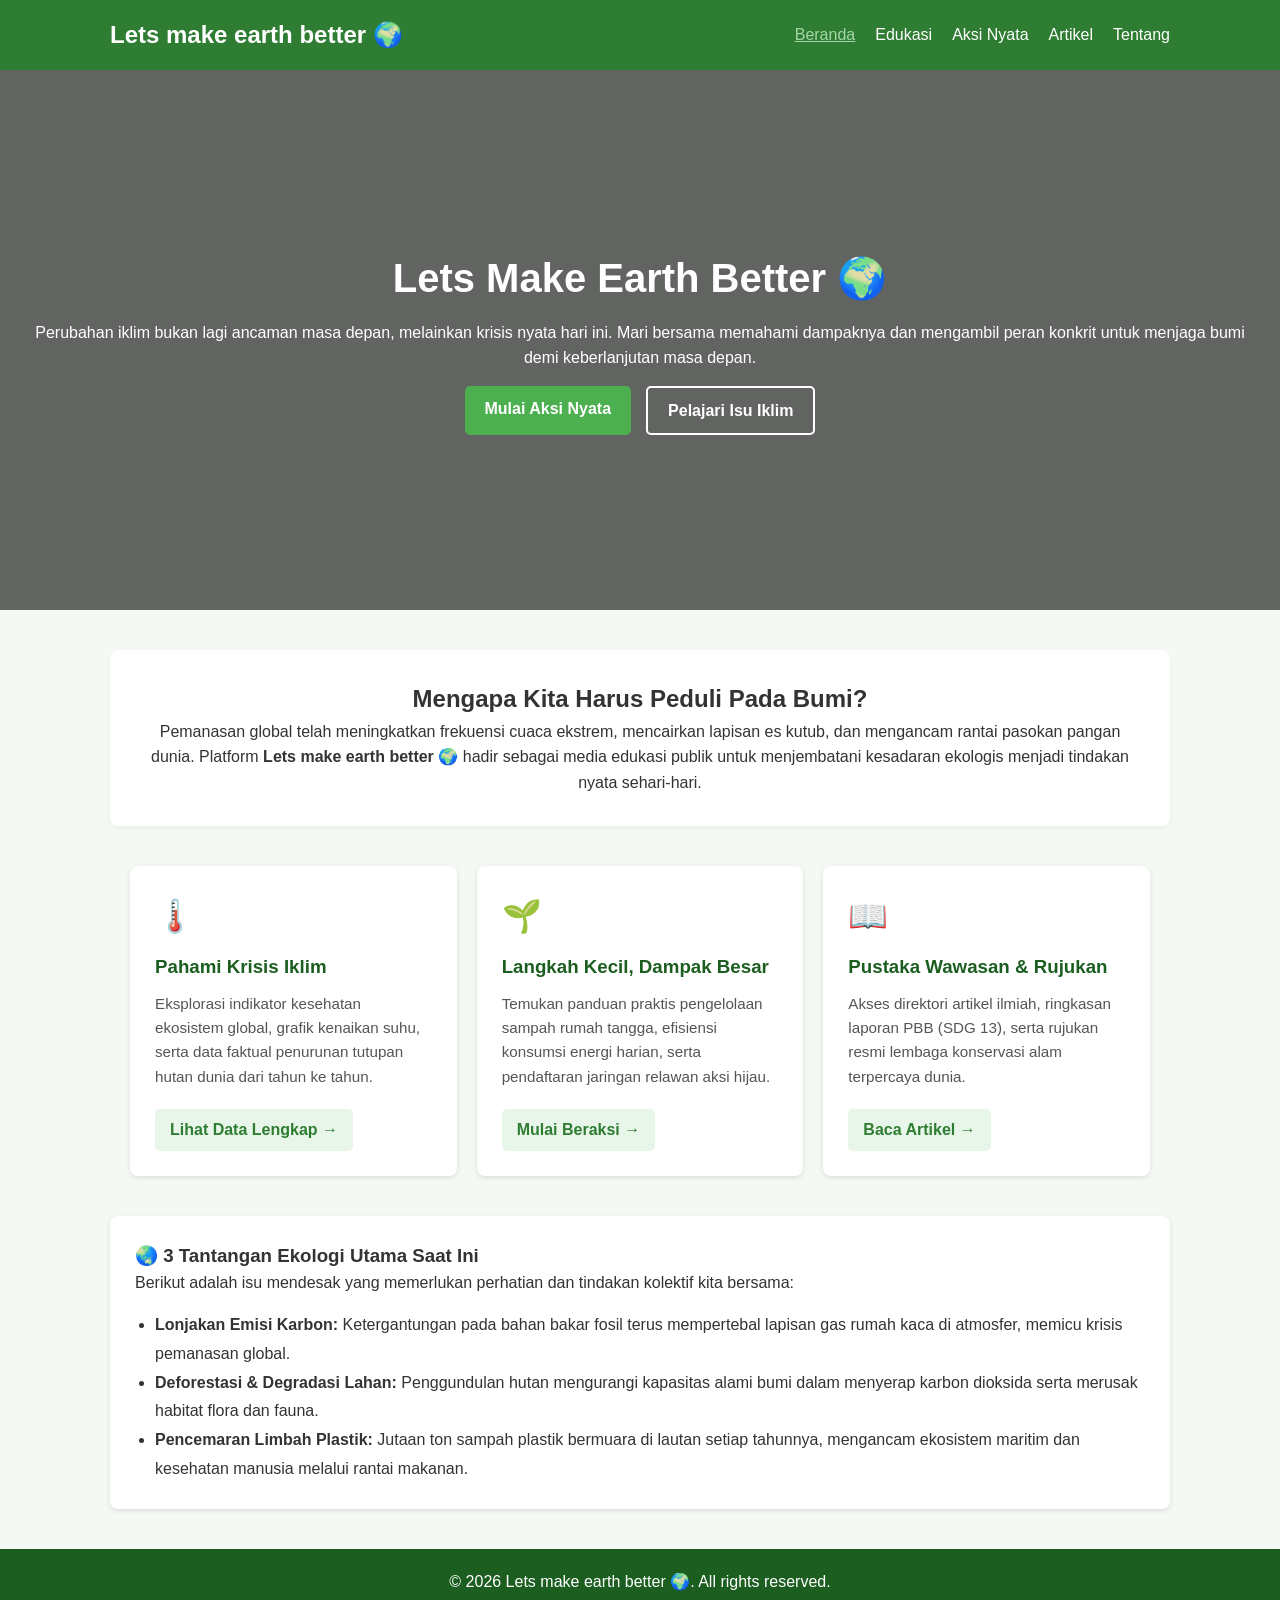
<file: index.html>
<!DOCTYPE html>
<html lang="id">
<head>
    <meta charset="UTF-8">
    <meta name="viewport" content="width=device-width, initial-scale=1.0">
    <title>Lets make earth better 🌍 - Beranda</title>
    <link rel="stylesheet" href="style.css">
</head>
<body>
    <header>
        <nav class="navbar">
            <div class="logo">Lets make earth better 🌍</div>
            <ul class="nav-links">
                <li><a href="index.html" class="active">Beranda</a></li>
                <li><a href="edukasi.html">Edukasi</a></li>
                <li><a href="aksi-nyata.html">Aksi Nyata</a></li>
                <li><a href="artikel.html">Artikel</a></li>
                <li><a href="tentang.html">Tentang</a></li>
            </ul>
        </nav>
    </header>

    <section class="hero">
        <div class="hero-content">
            <h1>Lets Make Earth Better 🌍</h1>
            <p>Perubahan iklim bukan lagi ancaman masa depan, melainkan krisis nyata hari ini. Mari bersama memahami dampaknya dan mengambil peran konkrit untuk menjaga bumi demi keberlanjutan masa depan.</p>
            <div class="hero-buttons">
                <a href="aksi-nyata.html" class="btn">Mulai Aksi Nyata</a>
                <a href="edukasi.html" class="btn btn-secondary">Pelajari Isu Iklim</a>
            </div>
        </div>
    </section>

    <main class="container">
        <!-- Pengantar Utama -->
        <section class="intro-text">
            <h2>Mengapa Kita Harus Peduli Pada Bumi?</h2>
            <p>Pemanasan global telah meningkatkan frekuensi cuaca ekstrem, mencairkan lapisan es kutub, dan mengancam rantai pasokan pangan dunia. Platform <strong>Lets make earth better 🌍</strong> hadir sebagai media edukasi publik untuk menjembatani kesadaran ekologis menjadi tindakan nyata sehari-hari.</p>
        </section>

        <!-- Sekilas Pilar Utama Platform -->
        <div class="features">
            <div class="card">
                <div class="icon">🌡️</div>
                <div>
                    <h3>Pahami Krisis Iklim</h3>
                    <p>Eksplorasi indikator kesehatan ekosistem global, grafik kenaikan suhu, serta data faktual penurunan tutupan hutan dunia dari tahun ke tahun.</p>
                </div>
                <a href="edukasi.html" class="btn-card">Lihat Data Lengkap &rarr;</a>
            </div>

            <div class="card">
                <div class="icon">🌱</div>
                <div>
                    <h3>Langkah Kecil, Dampak Besar</h3>
                    <p>Temukan panduan praktis pengelolaan sampah rumah tangga, efisiensi konsumsi energi harian, serta pendaftaran jaringan relawan aksi hijau.</p>
                </div>
                <a href="aksi-nyata.html" class="btn-card">Mulai Beraksi &rarr;</a>
            </div>

            <div class="card">
                <div class="icon">📖</div>
                <div>
                    <h3>Pustaka Wawasan & Rujukan</h3>
                    <p>Akses direktori artikel ilmiah, ringkasan laporan PBB (SDG 13), serta rujukan resmi lembaga konservasi alam terpercaya dunia.</p>
                </div>
                <a href="artikel.html" class="btn-card">Baca Artikel &rarr;</a>
            </div>
        </div>

        <!-- Bagian Wawasan Tambahan (Basa-Basi Berisi) -->
        <section class="table-section" style="margin-top: 40px;">
            <h3>🌏 3 Tantangan Ekologi Utama Saat Ini</h3>
            <p style="margin-bottom: 15px;">Berikut adalah isu mendesak yang memerlukan perhatian dan tindakan kolektif kita bersama:</p>
            <ul style="margin-left: 20px; line-height: 1.8;">
                <li><strong>Lonjakan Emisi Karbon:</strong> Ketergantungan pada bahan bakar fosil terus mempertebal lapisan gas rumah kaca di atmosfer, memicu krisis pemanasan global.</li>
                <li><strong>Deforestasi & Degradasi Lahan:</strong> Penggundulan hutan mengurangi kapasitas alami bumi dalam menyerap karbon dioksida serta merusak habitat flora dan fauna.</li>
                <li><strong>Pencemaran Limbah Plastik:</strong> Jutaan ton sampah plastik bermuara di lautan setiap tahunnya, mengancam ekosistem maritim dan kesehatan manusia melalui rantai makanan.</li>
            </ul>
        </section>
    </main>

    <footer>
        <p>&copy; 2026 Lets make earth better 🌍. All rights reserved.</p>
    </footer>
</body>
</html>
</file>
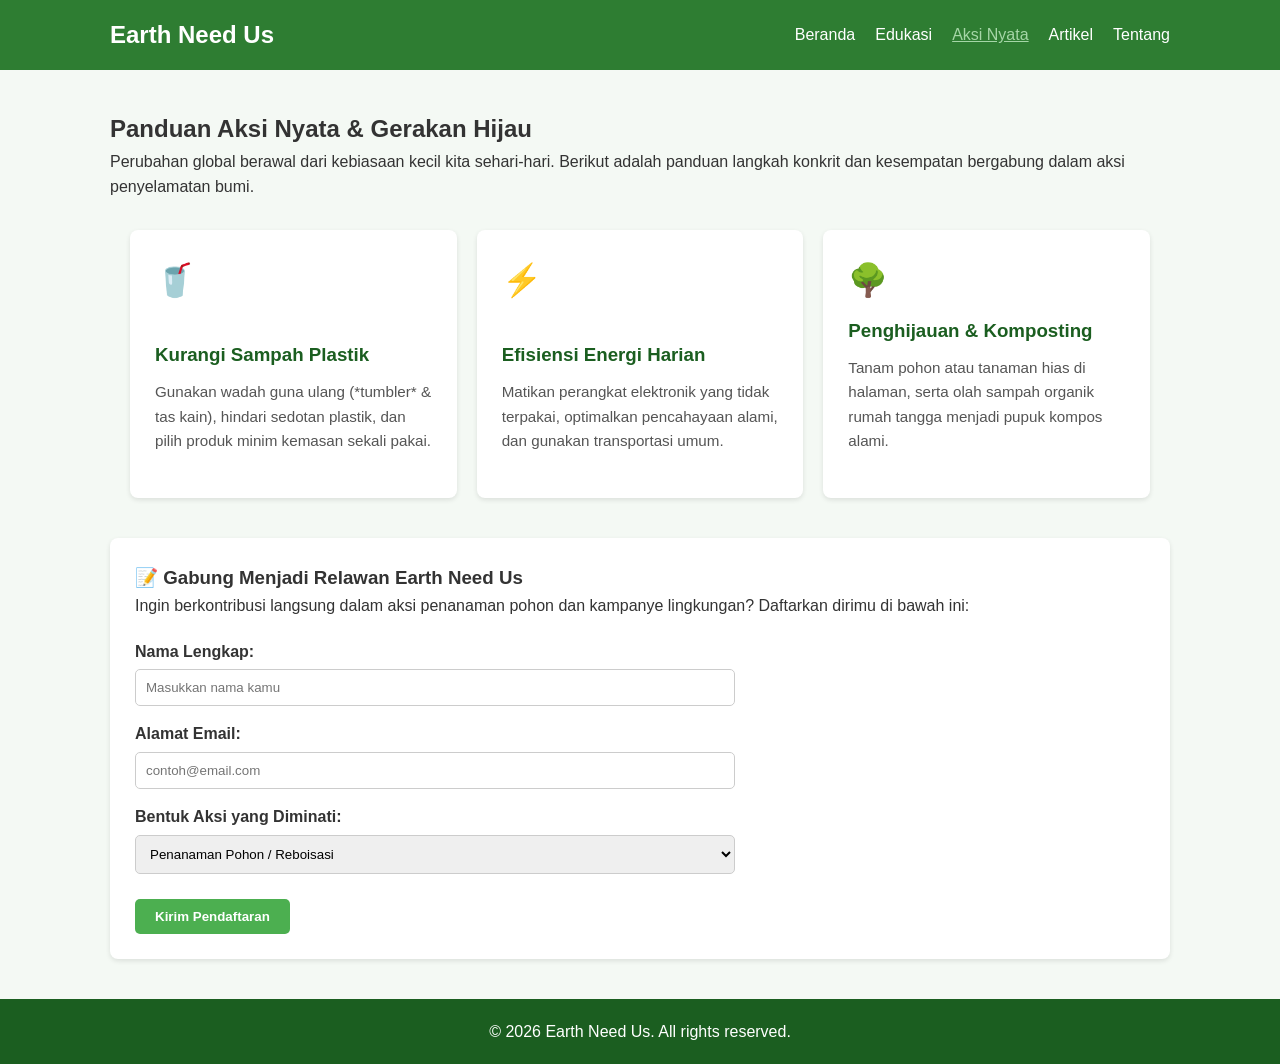
<file: aksi-nyata.html>
<!DOCTYPE html>
<html lang="id">
<head>
    <meta charset="UTF-8">
    <meta name="viewport" content="width=device-width, initial-scale=1.0">
    <title>Earth Need Us - Aksi Nyata</title>
    <link rel="stylesheet" href="style.css">
</head>
<body>
    <header>
        <nav class="navbar">
            <div class="logo">Earth Need Us</div>
            <ul class="nav-links">
                <li><a href="index.html">Beranda</a></li>
                <li><a href="edukasi.html">Edukasi</a></li>
                <li><a href="aksi-nyata.html" class="active">Aksi Nyata</a></li>
                <li><a href="artikel.html">Artikel</a></li>
                <li><a href="tentang.html">Tentang</a></li>
            </ul>
        </nav>
    </header>

    <main class="container">
        <h2>Panduan Aksi Nyata & Gerakan Hijau</h2>
        <p>Perubahan global berawal dari kebiasaan kecil kita sehari-hari. Berikut adalah panduan langkah konkrit dan kesempatan bergabung dalam aksi penyelamatan bumi.</p>

        <!-- Daftar Kartu Panduan Kebiasaan -->
        <div class="features" style="margin-top: 30px;">
            <div class="card">
                <div class="icon">🥤</div>
                <div>
                    <h3>Kurangi Sampah Plastik</h3>
                    <p>Gunakan wadah guna ulang (*tumbler* & tas kain), hindari sedotan plastik, dan pilih produk minim kemasan sekali pakai.</p>
                </div>
            </div>

            <div class="card">
                <div class="icon">⚡</div>
                <div>
                    <h3>Efisiensi Energi Harian</h3>
                    <p>Matikan perangkat elektronik yang tidak terpakai, optimalkan pencahayaan alami, dan gunakan transportasi umum.</p>
                </div>
            </div>

            <div class="card">
                <div class="icon">🌳</div>
                <div>
                    <h3>Penghijauan & Komposting</h3>
                    <p>Tanam pohon atau tanaman hias di halaman, serta olah sampah organik rumah tangga menjadi pupuk kompos alami.</p>
                </div>
            </div>
        </div>

        <!-- Formulir Pendaftaran Relawan -->
        <section class="table-section" style="margin-top: 40px;">
            <h3>📝 Gabung Menjadi Relawan Earth Need Us</h3>
            <p>Ingin berkontribusi langsung dalam aksi penanaman pohon dan kampanye lingkungan? Daftarkan dirimu di bawah ini:</p>
            
            <form style="display: flex; flex-direction: column; gap: 15px; margin-top: 20px; max-width: 600px;">
                <div>
                    <label style="display: block; font-weight: bold; margin-bottom: 5px;">Nama Lengkap:</label>
                    <input type="text" placeholder="Masukkan nama kamu" style="width: 100%; padding: 10px; border: 1px solid #ccc; border-radius: 5px;" required>
                </div>
                <div>
                    <label style="display: block; font-weight: bold; margin-bottom: 5px;">Alamat Email:</label>
                    <input type="email" placeholder="contoh@email.com" style="width: 100%; padding: 10px; border: 1px solid #ccc; border-radius: 5px;" required>
                </div>
                <div>
                    <label style="display: block; font-weight: bold; margin-bottom: 5px;">Bentuk Aksi yang Diminati:</label>
                    <select style="width: 100%; padding: 10px; border: 1px solid #ccc; border-radius: 5px;">
                        <option>Penanaman Pohon / Reboisasi</option>
                        <option>Pembersihan Sampah Pesisir/Lingkungan</option>
                        <option>Kampanye Digital & Edukasi</option>
                    </select>
                </div>
                <button type="submit" class="btn" style="align-self: flex-start; margin-top: 10px;">Kirim Pendaftaran</button>
            </form>
        </section>
    </main>

    <footer>
        <p>&copy; 2026 Earth Need Us. All rights reserved.</p>
    </footer>
</body>
</html>
</file>
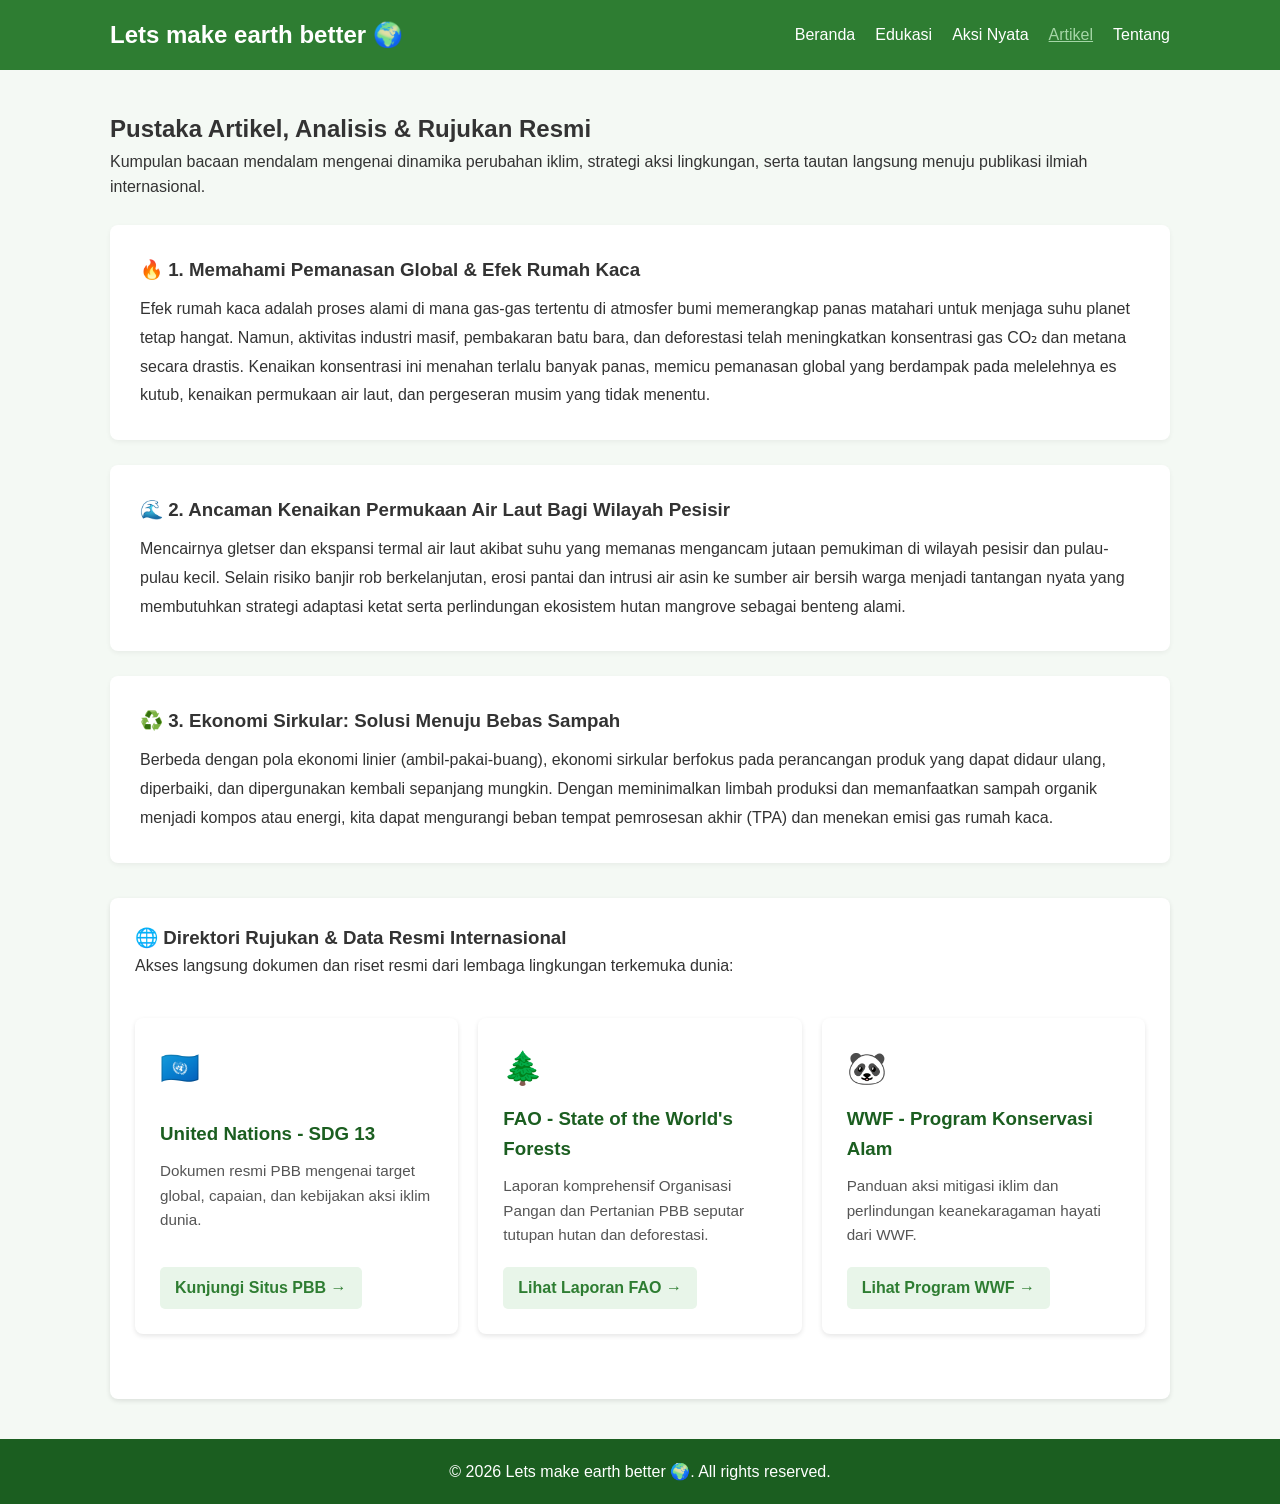
<file: artikel.html>
<!DOCTYPE html>
<html lang="id">
<head>
    <meta charset="UTF-8">
    <meta name="viewport" content="width=device-width, initial-scale=1.0">
    <title>Lets make earth better 🌍 - Artikel & Referensi</title>
    <link rel="stylesheet" href="style.css">
</head>
<body>
    <header>
        <nav class="navbar">
            <div class="logo">Lets make earth better 🌍</div>
            <ul class="nav-links">
                <li><a href="index.html">Beranda</a></li>
                <li><a href="edukasi.html">Edukasi</a></li>
                <li><a href="aksi-nyata.html">Aksi Nyata</a></li>
                <li><a href="artikel.html" class="active">Artikel</a></li>
                <li><a href="tentang.html">Tentang</a></li>
            </ul>
        </nav>
    </header>

    <main class="container">
        <h2>Pustaka Artikel, Analisis & Rujukan Resmi</h2>
        <p>Kumpulan bacaan mendalam mengenai dinamika perubahan iklim, strategi aksi lingkungan, serta tautan langsung menuju publikasi ilmiah internasional.</p>

        <!-- Artikel Pilihan 1 -->
        <section class="intro-text" style="text-align: left; margin-top: 25px;">
            <h3>🔥 1. Memahami Pemanasan Global & Efek Rumah Kaca</h3>
            <p style="margin-top: 10px; line-height: 1.8;">
                Efek rumah kaca adalah proses alami di mana gas-gas tertentu di atmosfer bumi memerangkap panas matahari untuk menjaga suhu planet tetap hangat. Namun, aktivitas industri masif, pembakaran batu bara, dan deforestasi telah meningkatkan konsentrasi gas CO₂ dan metana secara drastis. Kenaikan konsentrasi ini menahan terlalu banyak panas, memicu pemanasan global yang berdampak pada melelehnya es kutub, kenaikan permukaan air laut, dan pergeseran musim yang tidak menentu.
            </p>
        </section>

        <!-- Artikel Pilihan 2 -->
        <section class="intro-text" style="text-align: left; margin-top: 25px;">
            <h3>🌊 2. Ancaman Kenaikan Permukaan Air Laut Bagi Wilayah Pesisir</h3>
            <p style="margin-top: 10px; line-height: 1.8;">
                Mencairnya gletser dan ekspansi termal air laut akibat suhu yang memanas mengancam jutaan pemukiman di wilayah pesisir dan pulau-pulau kecil. Selain risiko banjir rob berkelanjutan, erosi pantai dan intrusi air asin ke sumber air bersih warga menjadi tantangan nyata yang membutuhkan strategi adaptasi ketat serta perlindungan ekosistem hutan mangrove sebagai benteng alami.
            </p>
        </section>

        <!-- Artikel Pilihan 3 -->
        <section class="intro-text" style="text-align: left; margin-top: 25px;">
            <h3>♻️ 3. Ekonomi Sirkular: Solusi Menuju Bebas Sampah</h3>
            <p style="margin-top: 10px; line-height: 1.8;">
                Berbeda dengan pola ekonomi linier (ambil-pakai-buang), ekonomi sirkular berfokus pada perancangan produk yang dapat didaur ulang, diperbaiki, dan dipergunakan kembali sepanjang mungkin. Dengan meminimalkan limbah produksi dan memanfaatkan sampah organik menjadi kompos atau energi, kita dapat mengurangi beban tempat pemrosesan akhir (TPA) dan menekan emisi gas rumah kaca.
            </p>
        </section>

        <!-- Rujukan Lembaga Internasional -->
        <section class="table-section" style="margin-top: 35px;">
            <h3>🌐 Direktori Rujukan & Data Resmi Internasional</h3>
            <p style="margin-bottom: 20px;">Akses langsung dokumen dan riset resmi dari lembaga lingkungan terkemuka dunia:</p>
            
            <div class="features" style="padding: 0;">
                <div class="card">
                    <div class="icon">🇺🇳</div>
                    <div>
                        <h3>United Nations - SDG 13</h3>
                        <p>Dokumen resmi PBB mengenai target global, capaian, dan kebijakan aksi iklim dunia.</p>
                    </div>
                    <a href="https://sdgs.un.org/goals/goal13" target="_blank" class="btn-card">Kunjungi Situs PBB &rarr;</a>
                </div>

                <div class="card">
                    <div class="icon">🌲</div>
                    <div>
                        <h3>FAO - State of the World's Forests</h3>
                        <p>Laporan komprehensif Organisasi Pangan dan Pertanian PBB seputar tutupan hutan dan deforestasi.</p>
                    </div>
                    <a href="https://www.fao.org/state-of-forests/en/" target="_blank" class="btn-card">Lihat Laporan FAO &rarr;</a>
                </div>

                <div class="card">
                    <div class="icon">🐼</div>
                    <div>
                        <h3>WWF - Program Konservasi Alam</h3>
                        <p>Panduan aksi mitigasi iklim dan perlindungan keanekaragaman hayati dari WWF.</p>
                    </div>
                    <a href="https://www.worldwildlife.org/initiatives/climate" target="_blank" class="btn-card">Lihat Program WWF &rarr;</a>
                </div>
            </div>
        </section>
    </main>

    <footer>
        <p>&copy; 2026 Lets make earth better 🌍. All rights reserved.</p>
    </footer>
</body>
</html>
</file>
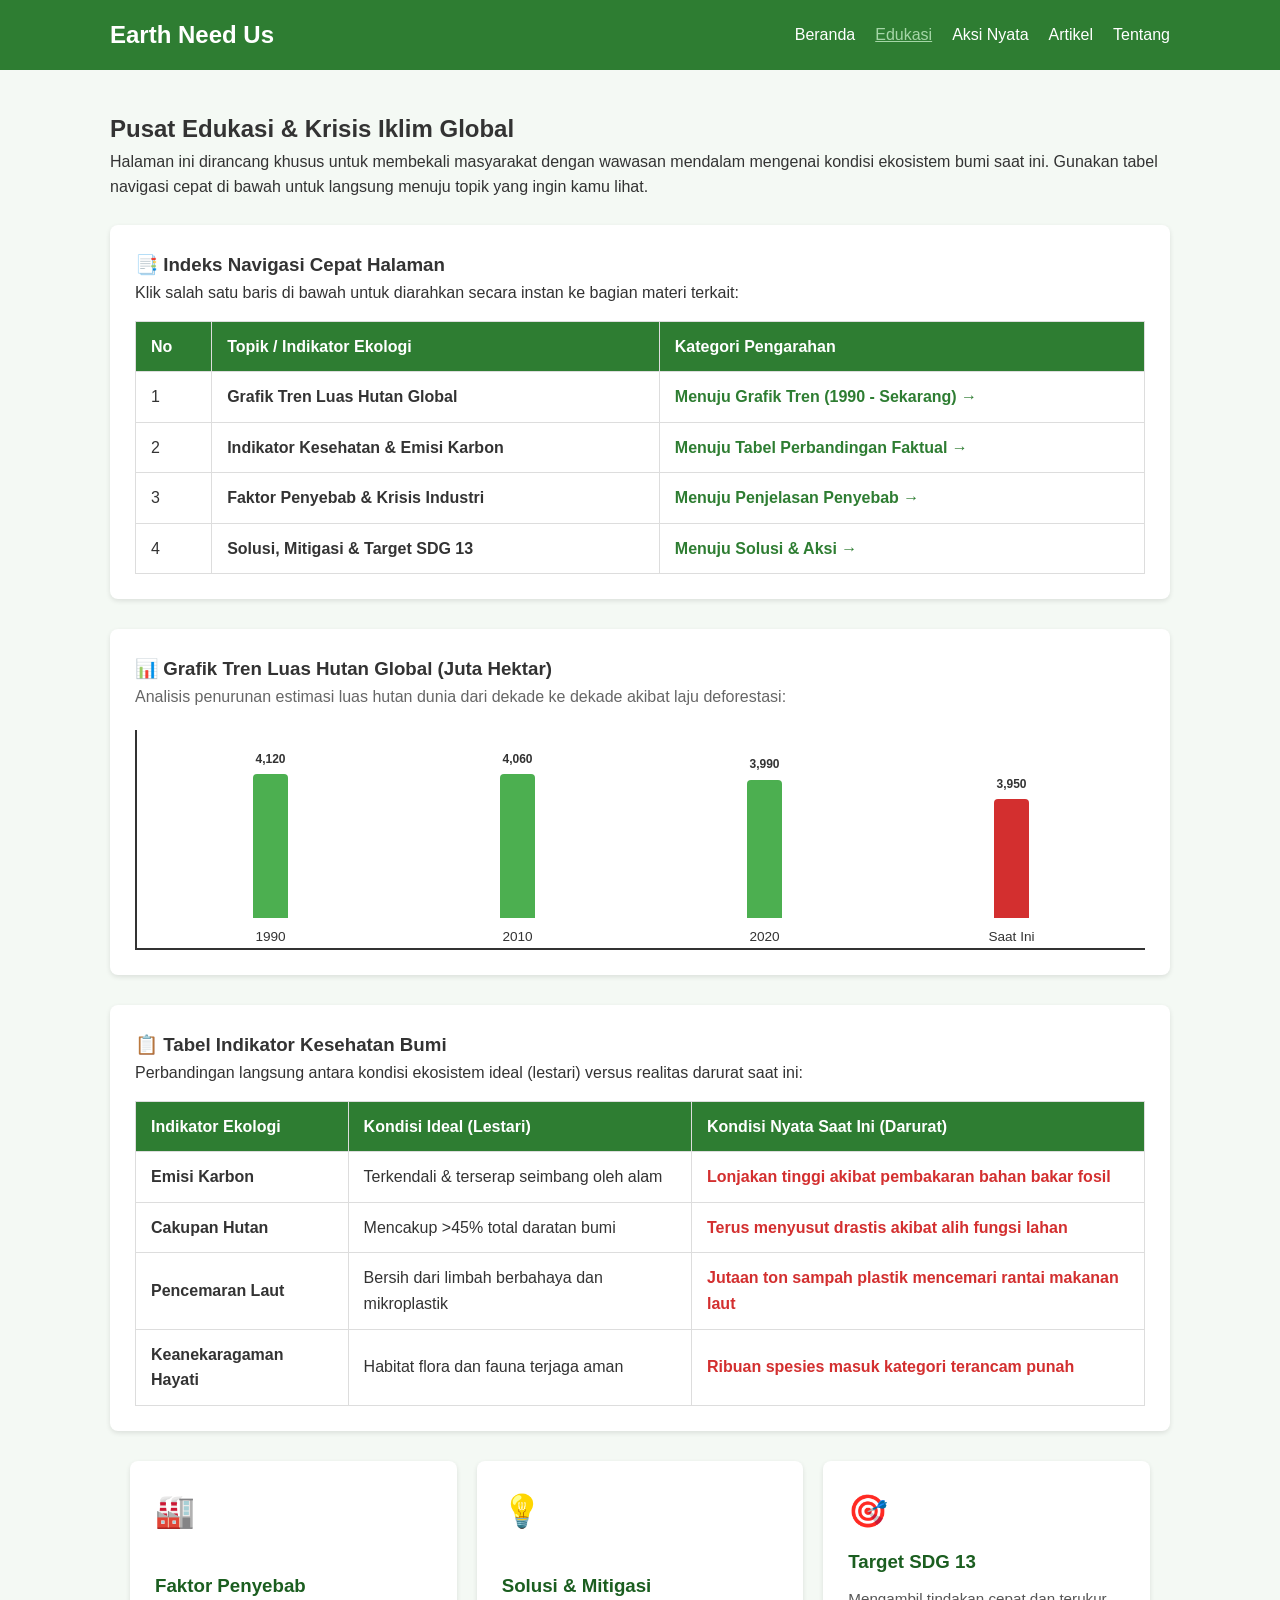
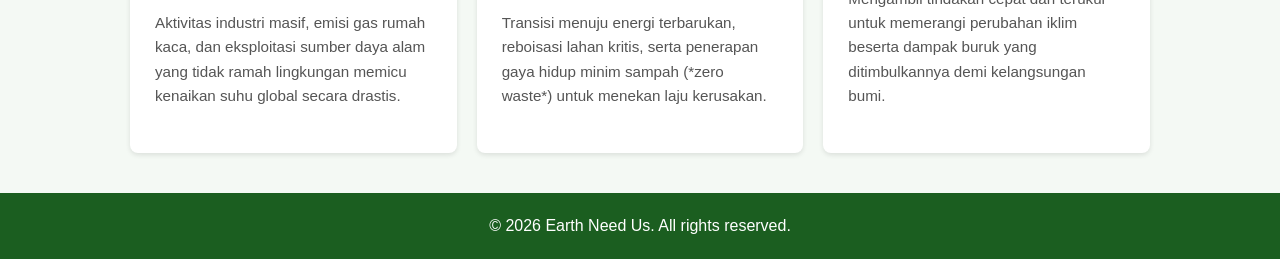
<file: edukasi.html>
<!DOCTYPE html>
<html lang="id">
<head>
    <meta charset="UTF-8">
    <meta name="viewport" content="width=device-width, initial-scale=1.0">
    <title>Earth Need Us - Pusat Edukasi Iklim</title>
    <link rel="stylesheet" href="style.css">
</head>
<body>
    <header>
        <nav class="navbar">
            <div class="logo">Earth Need Us</div>
            <ul class="nav-links">
                <li><a href="index.html">Beranda</a></li>
                <li><a href="edukasi.html" class="active">Edukasi</a></li>
                <li><a href="aksi-nyata.html">Aksi Nyata</a></li>
                <li><a href="artikel.html">Artikel</a></li>
                <li><a href="tentang.html">Tentang</a></li>
            </ul>
        </nav>
    </header>

    <main class="container">
        <h2>Pusat Edukasi & Krisis Iklim Global</h2>
        <p>Halaman ini dirancang khusus untuk membekali masyarakat dengan wawasan mendalam mengenai kondisi ekosistem bumi saat ini. Gunakan tabel navigasi cepat di bawah untuk langsung menuju topik yang ingin kamu lihat.</p>

        <!-- Tabel Navigasi Cepat (Clickable Table / Anchor Links) -->
        <section class="table-section" style="margin-top: 25px;">
            <h3>📑 Indeks Navigasi Cepat Halaman</h3>
            <p>Klik salah satu baris di bawah untuk diarahkan secara instan ke bagian materi terkait:</p>
            <table class="health-table" style="cursor: pointer;">
                <thead>
                    <tr>
                        <th>No</th>
                        <th>Topik / Indikator Ekologi</th>
                        <th>Kategori Pengarahan</th>
                    </tr>
                </thead>
                <tbody>
                    <tr onclick="window.location.href='#grafik-hutan'" title="Klik untuk menuju grafik hutan">
                        <td>1</td>
                        <td><strong>Grafik Tren Luas Hutan Global</strong></td>
                        <td><span style="color: #2e7d32; font-weight: bold;">Menuju Grafik Tren (1990 - Sekarang) &rarr;</span></td>
                    </tr>
                    <tr onclick="window.location.href='#tabel-kesehatan'" title="Klik untuk menuju tabel kesehatan bumi">
                        <td>2</td>
                        <td><strong>Indikator Kesehatan & Emisi Karbon</strong></td>
                        <td><span style="color: #2e7d32; font-weight: bold;">Menuju Tabel Perbandingan Faktual &rarr;</span></td>
                    </tr>
                    <tr onclick="window.location.href='#faktor-penyebab'" title="Klik untuk menuju faktor penyebab">
                        <td>3</td>
                        <td><strong>Faktor Penyebab & Krisis Industri</strong></td>
                        <td><span style="color: #2e7d32; font-weight: bold;">Menuju Penjelasan Penyebab &rarr;</span></td>
                    </tr>
                    <tr onclick="window.location.href='#solusi-mitigasi'" title="Klik untuk menuju solusi mitigasi">
                        <td>4</td>
                        <td><strong>Solusi, Mitigasi & Target SDG 13</strong></td>
                        <td><span style="color: #2e7d32; font-weight: bold;">Menuju Solusi & Aksi &rarr;</span></td>
                    </tr>
                </tbody>
            </table>
        </section>

        <!-- Grafik Batang Tren Hutan (Target ID: grafik-hutan) -->
        <section id="grafik-hutan" class="graph-section" style="scroll-margin-top: 20px;">
            <h3>📊 Grafik Tren Luas Hutan Global (Juta Hektar)</h3>
            <p class="graph-desc">Analisis penurunan estimasi luas hutan dunia dari dekade ke dekade akibat laju deforestasi:</p>
            
            <div class="chart-container">
                <div class="bar-group">
                    <span class="bar-value">4,120</span>
                    <div class="bar" style="height: 90%;"></div>
                    <span class="bar-label">1990</span>
                </div>
                <div class="bar-group">
                    <span class="bar-value">4,060</span>
                    <div class="bar" style="height: 80%;"></div>
                    <span class="bar-label">2010</span>
                </div>
                <div class="bar-group">
                    <span class="bar-value">3,990</span>
                    <div class="bar" style="height: 70%;"></div>
                    <span class="bar-label">2020</span>
                </div>
                <div class="bar-group critical">
                    <span class="bar-value">3,950</span>
                    <div class="bar" style="height: 60%; background-color: #d32f2f;"></div>
                    <span class="bar-label">Saat Ini</span>
                </div>
            </div>
        </section>

        <!-- Tabel Perbandingan Kesehatan Bumi (Target ID: tabel-kesehatan) -->
        <section id="tabel-kesehatan" class="table-section" style="scroll-margin-top: 20px;">
            <h3>📋 Tabel Indikator Kesehatan Bumi</h3>
            <p>Perbandingan langsung antara kondisi ekosistem ideal (lestari) versus realitas darurat saat ini:</p>
            <table class="health-table">
                <thead>
                    <tr>
                        <th>Indikator Ekologi</th>
                        <th>Kondisi Ideal (Lestari)</th>
                        <th>Kondisi Nyata Saat Ini (Darurat)</th>
                    </tr>
                </thead>
                <tbody>
                    <tr>
                        <td><strong>Emisi Karbon</strong></td>
                        <td>Terkendali & terserap seimbang oleh alam</td>
                        <td><span class="status-bad">Lonjakan tinggi akibat pembakaran bahan bakar fosil</span></td>
                    </tr>
                    <tr>
                        <td><strong>Cakupan Hutan</strong></td>
                        <td>Mencakup >45% total daratan bumi</td>
                        <td><span class="status-bad">Terus menyusut drastis akibat alih fungsi lahan</span></td>
                    </tr>
                    <tr>
                        <td><strong>Pencemaran Laut</strong></td>
                        <td>Bersih dari limbah berbahaya dan mikroplastik</td>
                        <td><span class="status-bad">Jutaan ton sampah plastik mencemari rantai makanan laut</span></td>
                    </tr>
                    <tr>
                        <td><strong>Keanekaragaman Hayati</strong></td>
                        <td>Habitat flora dan fauna terjaga aman</td>
                        <td><span class="status-bad">Ribuan spesies masuk kategori terancam punah</span></td>
                    </tr>
                </tbody>
            </table>
        </section>

        <!-- Wawasan Tambahan (Penyebab & Solusi dengan ID target) -->
        <div class="features" style="margin-top: 30px;">
            <div id="faktor-penyebab" class="card" style="scroll-margin-top: 20px;">
                <div class="icon">🏭</div>
                <div>
                    <h3>Faktor Penyebab</h3>
                    <p>Aktivitas industri masif, emisi gas rumah kaca, dan eksploitasi sumber daya alam yang tidak ramah lingkungan memicu kenaikan suhu global secara drastis.</p>
                </div>
            </div>

            <div id="solusi-mitigasi" class="card" style="scroll-margin-top: 20px;">
                <div class="icon">💡</div>
                <div>
                    <h3>Solusi & Mitigasi</h3>
                    <p>Transisi menuju energi terbarukan, reboisasi lahan kritis, serta penerapan gaya hidup minim sampah (*zero waste*) untuk menekan laju kerusakan.</p>
                </div>
            </div>

            <div class="card">
                <div class="icon">🎯</div>
                <div>
                    <h3>Target SDG 13</h3>
                    <p>Mengambil tindakan cepat dan terukur untuk memerangi perubahan iklim beserta dampak buruk yang ditimbulkannya demi kelangsungan bumi.</p>
                </div>
            </div>
        </div>
    </main>

    <footer>
        <p>&copy; 2026 Earth Need Us. All rights reserved.</p>
    </footer>
</body>
</html>
</file>
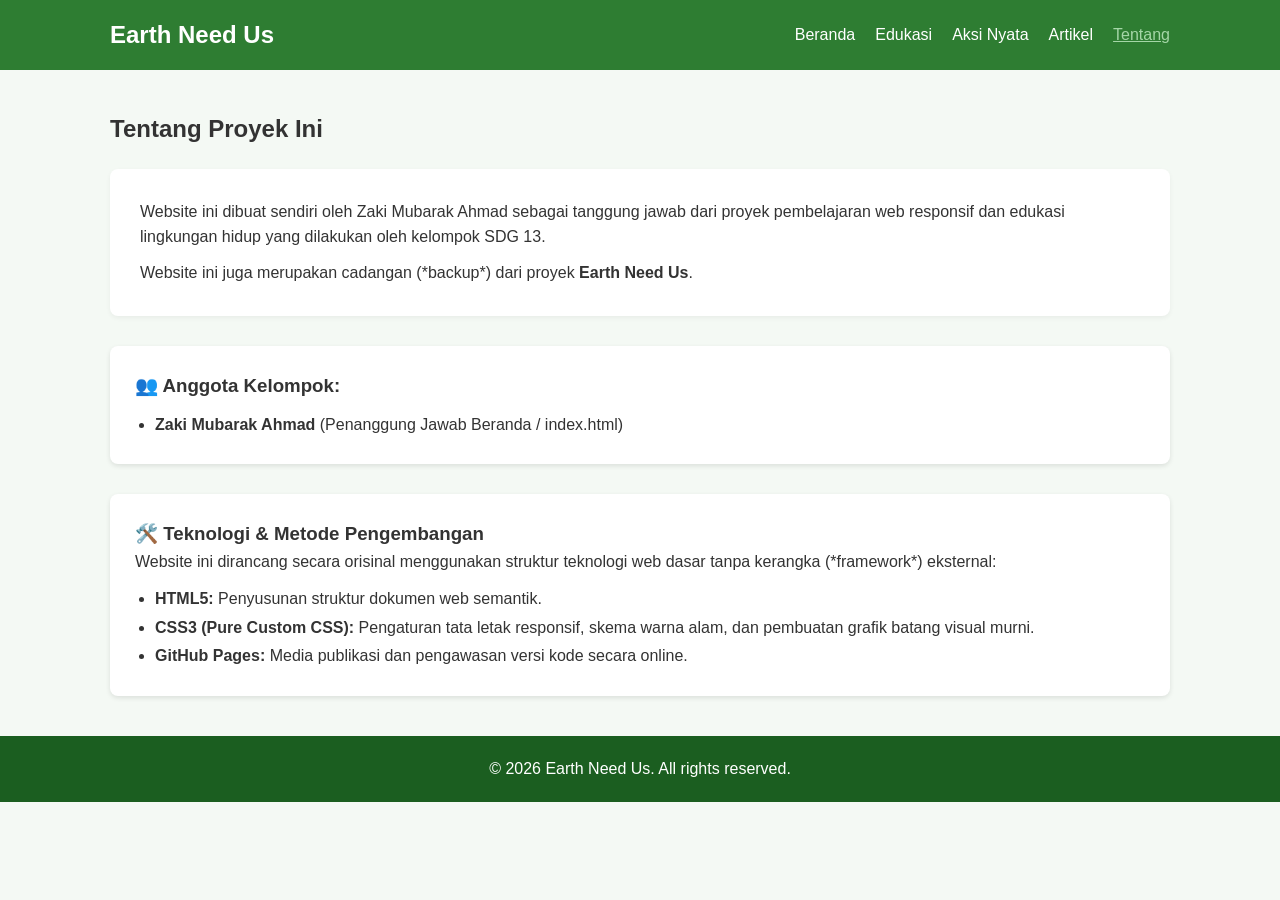
<file: tentang.html>
<!DOCTYPE html>
<html lang="id">
<head>
    <meta charset="UTF-8">
    <meta name="viewport" content="width=device-width, initial-scale=1.0">
    <title>Earth Need Us - Tentang Proyek</title>
    <link rel="stylesheet" href="style.css">
</head>
<body>
    <header>
        <nav class="navbar">
            <div class="logo">Earth Need Us</div>
            <ul class="nav-links">
                <li><a href="index.html">Beranda</a></li>
                <li><a href="edukasi.html">Edukasi</a></li>
                <li><a href="aksi-nyata.html">Aksi Nyata</a></li>
                <li><a href="artikel.html">Artikel</a></li>
                <li><a href="tentang.html" class="active">Tentang</a></li>
            </ul>
        </nav>
    </header>

    <main class="container">
        <h2>Tentang Proyek Ini</h2>
        
        <section class="intro-text" style="text-align: left; margin-top: 20px;">
            <p>Website ini dibuat sendiri oleh Zaki Mubarak Ahmad sebagai tanggung jawab dari proyek pembelajaran web responsif dan edukasi lingkungan hidup yang dilakukan oleh kelompok SDG 13.</p>
            <p style="margin-top: 10px;">Website ini juga merupakan cadangan (*backup*) dari proyek <strong>Earth Need Us</strong>.</p>
        </section>

        <section class="table-section" style="margin-top: 30px;">
            <h3>👥 Anggota Kelompok:</h3>
            <ul style="margin-left: 20px; margin-top: 10px; line-height: 1.8;">
                <li><strong>Zaki Mubarak Ahmad</strong> (Penanggung Jawab Beranda / index.html)</li>
            </ul>
        </section>

        <section class="table-section" style="margin-top: 30px;">
            <h3>🛠️ Teknologi & Metode Pengembangan</h3>
            <p>Website ini dirancang secara orisinal menggunakan struktur teknologi web dasar tanpa kerangka (*framework*) eksternal:</p>
            <ul style="margin-left: 20px; margin-top: 10px; line-height: 1.8;">
                <li><strong>HTML5:</strong> Penyusunan struktur dokumen web semantik.</li>
                <li><strong>CSS3 (Pure Custom CSS):</strong> Pengaturan tata letak responsif, skema warna alam, dan pembuatan grafik batang visual murni.</li>
                <li><strong>GitHub Pages:</strong> Media publikasi dan pengawasan versi kode secara online.</li>
            </ul>
        </section>
    </main>

    <footer>
        <p>&copy; 2026 Earth Need Us. All rights reserved.</p>
    </footer>
</body>
</html>
</file>
<file: style.css>
/* Global Styles */
* {
    margin: 0;
    padding: 0;
    box-sizing: border-box;
    font-family: 'Segoe UI', Tahoma, Geneva, Verdana, sans-serif;
}

body {
    line-height: 1.6;
    color: #333;
    background-color: #f4f9f4;
}

/* Header & Navigation */
header {
    background-color: #2e7d32;
    color: white;
    padding: 1rem 0;
}

.navbar {
    display: flex;
    justify-content: space-between;
    align-items: center;
    max-width: 1100px;
    margin: 0 auto;
    padding: 0 20px;
}

.logo {
    font-size: 1.5rem;
    font-weight: bold;
}

.nav-links {
    list-style: none;
    display: flex;
    gap: 20px;
}

.nav-links a {
    color: white;
    text-decoration: none;
    font-weight: 500;
    transition: color 0.3s;
}

.nav-links a:hover, .nav-links a.active {
    color: #a5d6a7;
    text-decoration: underline;
}

/* Hero Section */
.hero {
    background: linear-gradient(rgba(0,0,0,0.6), rgba(0,0,0,0.6)), url('https://images.unsplash.com/photo-1542601906990-b4d3fb778b09?q=80&w=1000') center/cover no-repeat;
    height: 60vh;
    display: flex;
    justify-content: center;
    align-items: center;
    text-align: center;
    color: white;
    padding: 0 20px;
}

.hero-content h1 {
    font-size: 2.5rem;
    margin-bottom: 10px;
}

.hero-buttons {
    display: flex;
    gap: 15px;
    justify-content: center;
    margin-top: 15px;
}

.btn {
    display: inline-block;
    background-color: #4caf50;
    color: white;
    padding: 10px 20px;
    text-decoration: none;
    border-radius: 5px;
    font-weight: bold;
    border: none;
    cursor: pointer;
}

.btn:hover {
    background-color: #388e3c;
}

.btn-secondary {
    background-color: transparent;
    border: 2px solid white;
}

.btn-secondary:hover {
    background-color: white;
    color: #2e7d32;
}

/* Intro Text */
.intro-text {
    text-align: center;
    background: white;
    padding: 30px;
    border-radius: 8px;
    margin-top: 30px;
    box-shadow: 0 2px 5px rgba(0,0,0,0.05);
}

/* Container & Grid Kartu Beranda */
.container {
    max-width: 1100px;
    margin: 40px auto;
    padding: 0 20px;
}

.features {
    display: grid;
    grid-template-columns: repeat(auto-fit, minmax(280px, 1fr));
    gap: 20px;
    max-width: 1100px;
    margin: 40px auto;
    padding: 0 20px;
}

.card {
    background: white;
    padding: 25px;
    border-radius: 8px;
    box-shadow: 0 2px 5px rgba(0,0,0,0.1);
    display: flex;
    flex-direction: column;
    justify-content: space-between;
    transition: transform 0.3s, box-shadow 0.3s;
}

.card:hover {
    transform: translateY(-5px);
    box-shadow: 0 6px 15px rgba(0,0,0,0.15);
}

.icon {
    font-size: 2rem;
    margin-bottom: 10px;
}

.card h3 {
    margin-bottom: 10px;
    color: #1b5e20;
}

.card p {
    color: #555;
    margin-bottom: 20px;
    font-size: 0.95rem;
}

/* Tombol Khusus di dalam Kartu */
.btn-card {
    display: inline-block;
    background-color: #e8f5e9;
    color: #2e7d32;
    padding: 8px 15px;
    border-radius: 5px;
    text-decoration: none;
    font-weight: bold;
    align-self: flex-start;
    transition: background 0.3s, color 0.3s;
}

.btn-card:hover {
    background-color: #2e7d32;
    color: white;
}

/* Styling Grafik Batang Murni CSS */
.graph-section {
    background: white;
    padding: 25px;
    border-radius: 8px;
    margin: 30px 0;
    box-shadow: 0 2px 5px rgba(0,0,0,0.1);
}

.graph-desc {
    margin-bottom: 20px;
    color: #666;
}

.chart-container {
    display: flex;
    justify-content: space-around;
    align-items: flex-end;
    height: 220px;
    border-left: 2px solid #333;
    border-bottom: 2px solid #333;
    padding: 20px 10px 0 10px;
    margin-top: 20px;
}

.bar-group {
    display: flex;
    flex-direction: column;
    align-items: center;
    height: 100%;
    justify-content: flex-end;
    width: 20%;
}

.bar {
    width: 35px;
    background-color: #4caf50;
    border-radius: 4px 4px 0 0;
}

.bar-value {
    font-size: 0.75rem;
    margin-bottom: 5px;
    font-weight: bold;
    color: #333;
}

.bar-label {
    margin-top: 8px;
    font-size: 0.85rem;
    font-weight: 500;
}

/* Styling Tabel Kesehatan Bumi & Interaktif */
.table-section {
    background: white;
    padding: 25px;
    border-radius: 8px;
    margin: 30px 0;
    box-shadow: 0 2px 5px rgba(0,0,0,0.1);
    overflow-x: auto;
}

.health-table {
    width: 100%;
    border-collapse: collapse;
    margin-top: 15px;
}

.health-table th, .health-table td {
    padding: 12px 15px;
    border: 1px solid #ddd;
    text-align: left;
}

.health-table th {
    background-color: #2e7d32;
    color: white;
}

.health-table tbody tr {
    transition: background-color 0.2s ease;
}

.health-table tbody tr:hover {
    background-color: #e8f5e9;
}

.status-bad {
    color: #d32f2f;
    font-weight: bold;
}

/* Footer */
footer {
    text-align: center;
    padding: 20px;
    background-color: #1b5e20;
    color: white;
    margin-top: 40px;
}

@media (max-width: 768px) {
    .navbar {
        flex-direction: column;
        gap: 15px;
    }
}
</file>
